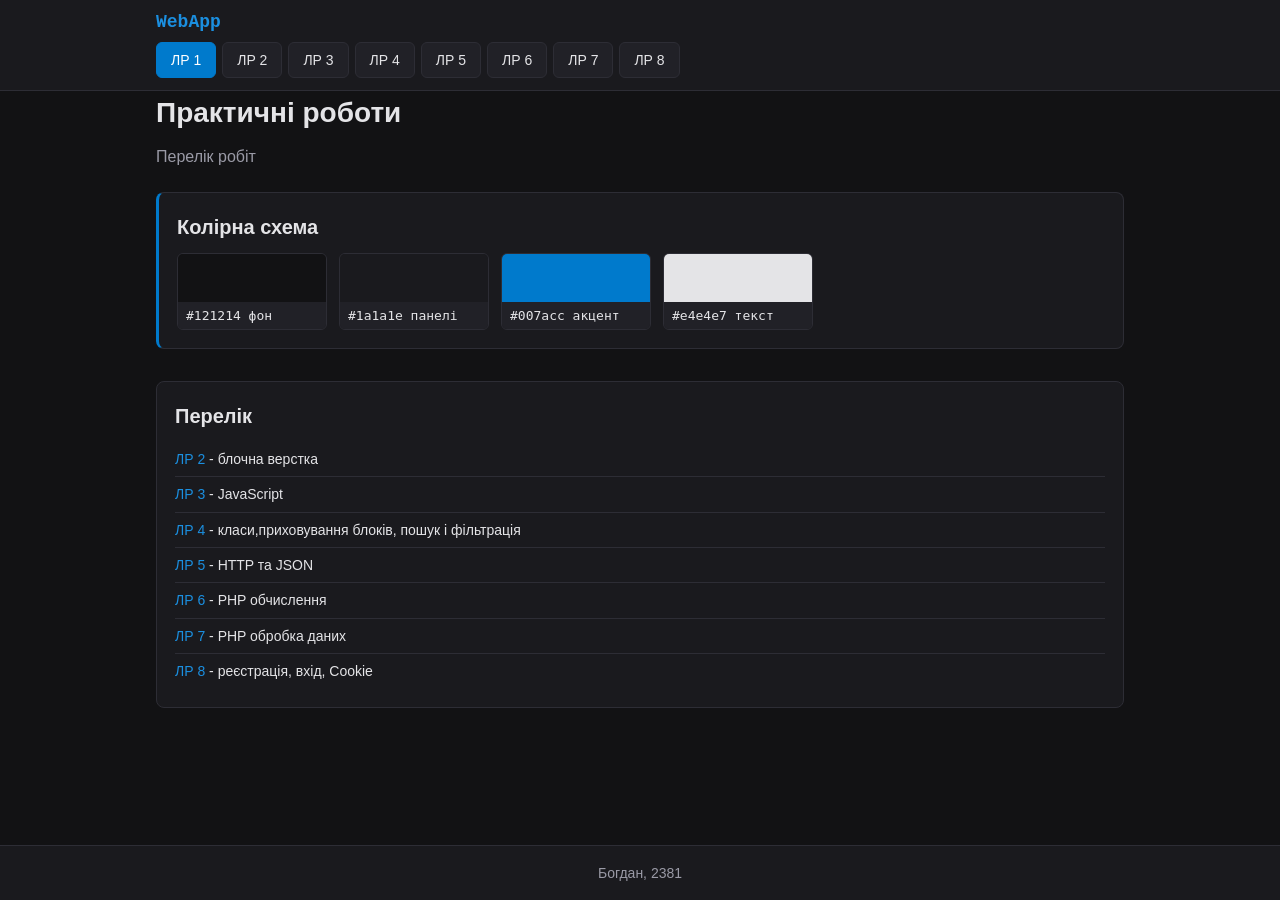
<file: index.html>
<!DOCTYPE html>
<html lang="uk">

<head>
  <meta charset="UTF-8">
  <meta name="viewport" content="width=device-width, initial-scale=1">
  <title>ЛР 1 — Практичні роботи</title>
  <link rel="stylesheet" href="style.css">
</head>

<body>
  <header class="site">
    <div class="container">
      <div class="brand">WebApp</div>
      <nav class="menu">
        <a href="index.html" class="active">ЛР 1</a>
        <a href="lr2.html">ЛР 2</a>
        <a href="lr3.html">ЛР 3</a>
        <a href="lr4.html">ЛР 4</a>
        <a href="lr5.php">ЛР 5</a>
        <a href="lr6.php">ЛР 6</a>
        <a href="lr7.html">ЛР 7</a>
        <a href="lr8.php">ЛР 8</a>
      </nav>
    </div>
  </header>
  <main class="container">
    <h1>Практичні роботи</h1>
    <p class="lead">Перелік робіт</p>
    <div class="card accent">
      <h2>Колірна схема</h2>
      <div class="swatches">
        <div class="swatch">
          <div style="background:#121214"></div>
          <div>#121214 фон</div>
        </div>
        <div class="swatch">
          <div style="background:#1a1a1e"></div>
          <div>#1a1a1e панелі</div>
        </div>
        <div class="swatch">
          <div style="background:#007acc"></div>
          <div>#007acc акцент</div>
        </div>
        <div class="swatch">
          <div style="background:#e4e4e7"></div>
          <div>#e4e4e7 текст</div>
        </div>
      </div>
    </div>
    <div class="grid-3">
    </div>
    <div class="card" style="margin-top:16px">
      <h2>Перелік</h2>
      <ul class="side-list">
        <li><a href="lr2.html">ЛР 2</a> - блочна верстка</li>
        <li><a href="lr3.html">ЛР 3</a> - JavaScript</li>
        <li><a href="lr4.html">ЛР 4</a> - класи,приховування блоків, пошук і фільтрація</li>
        <li><a href="lr5.php">ЛР 5</a> - HTTP та JSON</li>
        <li><a href="lr6.php">ЛР 6</a> - PHP обчислення</li>
        <li><a href="lr7.html">ЛР 7</a> - PHP обробка даних</li>
        <li><a href="lr8.php">ЛР 8</a> - реєстрація, вхід, Cookie</li>
      </ul>
    </div>
  </main>
  <footer class="site">
    <div class="container">Богдан, 2381</div>
  </footer>
</body>

</html>
</file>
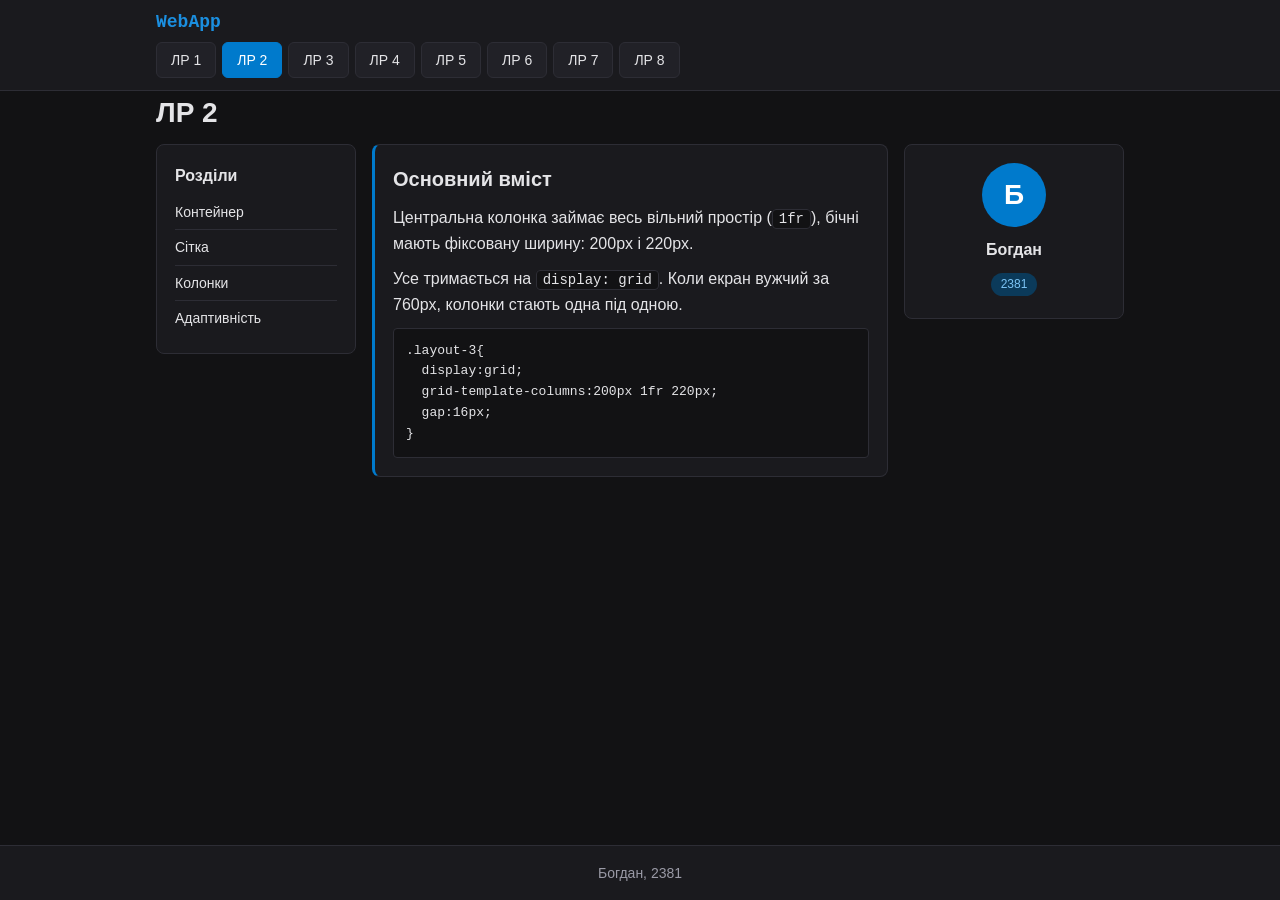
<file: lr2.html>
<!DOCTYPE html>
<html lang="uk">

<head>
  <meta charset="UTF-8">
  <meta name="viewport" content="width=device-width, initial-scale=1">
  <title>ЛР 2</title>
  <link rel="stylesheet" href="style.css">
</head>

<body>
  <header class="site">
    <div class="container">
      <div class="brand">WebApp</div>
      <nav class="menu">
        <a href="index.html">ЛР 1</a>
        <a href="lr2.html" class="active">ЛР 2</a>
        <a href="lr3.html">ЛР 3</a>
        <a href="lr4.html">ЛР 4</a>
        <a href="lr5.php">ЛР 5</a>
        <a href="lr6.php">ЛР 6</a>
        <a href="lr7.html">ЛР 7</a>
        <a href="lr8.php">ЛР 8</a>
      </nav>
    </div>
  </header>
  <main class="container">
    <h1>ЛР 2</h1>
    <div class="layout-3">
      <aside class="card">
        <h3>Розділи</h3>
        <ul class="side-list">
          <li>Контейнер</li>
          <li>Сітка</li>
          <li>Колонки</li>
          <li>Адаптивність</li>
        </ul>
      </aside>
      <section class="card accent">
        <h2>Основний вміст</h2>
        <p>Центральна колонка займає весь вільний простір (<code>1fr</code>), бічні мають фіксовану ширину: 200px і
          220px.</p>
        <p style="margin-top:10px">Усе тримається на <code>display: grid</code>. Коли екран вужчий за 760px, колонки
          стають одна під одною.</p>
        <pre>.layout-3{
  display:grid;
  grid-template-columns:200px 1fr 220px;
  gap:16px;
}</pre>
      </section>
      <aside class="card owner">
        <div class="avatar">Б</div>
        <h3>Богдан</h3>
        <span class="badge">2381</span>
      </aside>
    </div>
  </main>
  <footer class="site">
    <div class="container">Богдан, 2381</div>
  </footer>
</body>

</html>
</file>
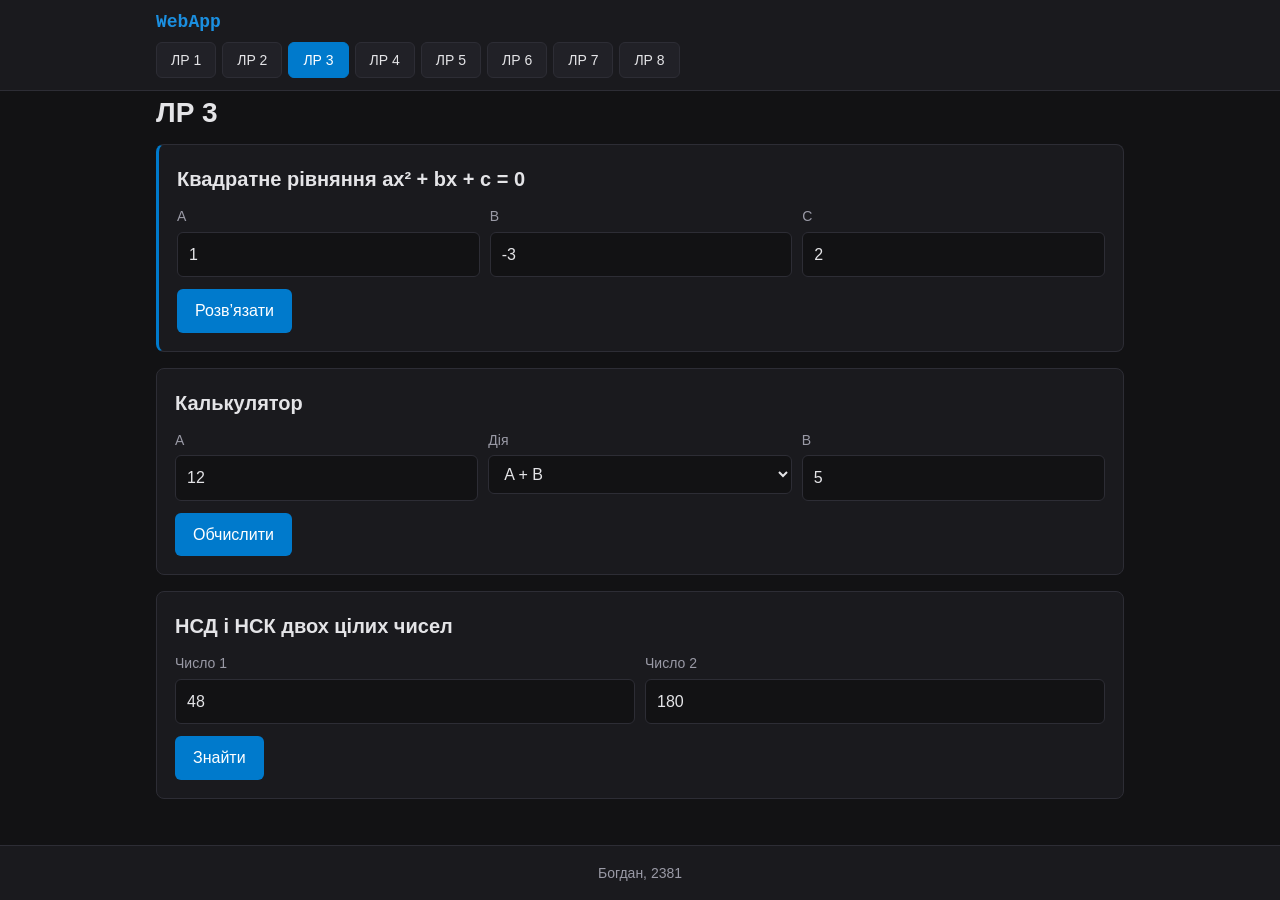
<file: lr3.html>
<!DOCTYPE html>
<html lang="uk">

<head>
  <meta charset="UTF-8">
  <meta name="viewport" content="width=device-width, initial-scale=1">
  <title>ЛР 3</title>
  <link rel="stylesheet" href="style.css">
</head>

<body>
  <header class="site">
    <div class="container">
      <div class="brand">WebApp</div>
      <nav class="menu">
        <a href="index.html">ЛР 1</a>
        <a href="lr2.html">ЛР 2</a>
        <a href="lr3.html" class="active">ЛР 3</a>
        <a href="lr4.html">ЛР 4</a>
        <a href="lr5.php">ЛР 5</a>
        <a href="lr6.php">ЛР 6</a>
        <a href="lr7.html">ЛР 7</a>
        <a href="lr8.php">ЛР 8</a>
      </nav>
    </div>
  </header>
  <main class="container">
    <h1>ЛР 3</h1>

    <div class="card accent">
      <h2>Квадратне рівняння ax² + bx + c = 0</h2>
      <div class="inline">
        <div class="field"><label for="qa">A</label><input id="qa" value="1"></div>
        <div class="field"><label for="qb">B</label><input id="qb" value="-3"></div>
        <div class="field"><label for="qc">C</label><input id="qc" value="2"></div>
      </div>
      <button class="btn" id="btnQ">Розв’язати</button>
      <div class="msg" id="outQ"></div>
    </div>

    <div class="card">
      <h2>Калькулятор</h2>
      <div class="inline">
        <div class="field"><label for="ca">A</label><input id="ca" value="12"></div>
        <div class="field"><label for="cop">Дія</label>
          <select id="cop">
            <option value="+">A + B</option>
            <option value="-">A − B</option>
            <option value="*">A × B</option>
            <option value="/">A ÷ B</option>
            <option value="^">A ^ B</option>
            <option value="%">A mod B</option>
          </select>
        </div>
        <div class="field"><label for="cb">B</label><input id="cb" value="5"></div>
      </div>
      <button class="btn" id="btnC">Обчислити</button>
      <div class="msg" id="outC"></div>
    </div>

    <div class="card">
      <h2>НСД і НСК двох цілих чисел</h2>
      <div class="inline">
        <div class="field"><label for="ga">Число 1</label><input id="ga" value="48"></div>
        <div class="field"><label for="gb">Число 2</label><input id="gb" value="180"></div>
      </div>
      <button class="btn" id="btnG">Знайти</button>
      <div class="msg" id="outG"></div>
    </div>

    <script>
      const $ = id => document.getElementById(id);
      const fmt = x => Number(x.toFixed(6));
      function num(id) {
        const v = $(id).value.trim().replace(',', '.');
        return (v === '' || isNaN(v)) ? null : Number(v);
      }
      function show(el, text, ok) { el.className = 'msg ' + (ok ? 'ok' : 'err'); el.textContent = text; }

      $('btnQ').onclick = () => {
        const a = num('qa'), b = num('qb'), c = num('qc'), out = $('outQ');
        if ([a, b, c].includes(null)) return show(out, 'Введіть числа в усі три поля (a, b, c).', false);
        if (a === 0) {
          if (b === 0) return show(out, c === 0 ? 'Рівняння має безліч розв’язків.' : 'Розв’язків немає.', c === 0);
          return show(out, 'Це лінійне рівняння: x = ' + fmt(-c / b), true);
        }
        const D = b * b - 4 * a * c;
        if (D < 0) return show(out, 'D = ' + fmt(D) + ' < 0. Дійсних коренів немає.', false);
        if (D === 0) return show(out, 'D = 0. Один корінь: x = ' + fmt(-b / (2 * a)), true);
        const s = Math.sqrt(D);
        show(out, 'D = ' + fmt(D) + '. x₁ = ' + fmt((-b + s) / (2 * a)) + ', x₂ = ' + fmt((-b - s) / (2 * a)), true);
      };

      $('btnC').onclick = () => {
        const a = num('ca'), b = num('cb'), op = $('cop').value, out = $('outC');
        if (a === null || b === null) return show(out, 'Обидва поля мають містити числа.', false);
        if ((op === '/' || op === '%') && b === 0) return show(out, 'Ділити на нуль не можна.', false);
        const r = { '+': a + b, '-': a - b, '*': a * b, '/': a / b, '^': Math.pow(a, b), '%': a % b }[op];
        if (!isFinite(r)) return show(out, 'Результат не є скінченним числом.', false);
        show(out, a + ' ' + op + ' ' + b + ' = ' + fmt(r), true);
      };

      const gcd = (x, y) => y === 0 ? x : gcd(y, x % y);
      $('btnG').onclick = () => {
        const a = num('ga'), b = num('gb'), out = $('outG');
        if (a === null || b === null || !Number.isInteger(a) || !Number.isInteger(b) || a < 1 || b < 1)
          return show(out, 'Потрібні два натуральні числа', false);
        const g = gcd(a, b);
        show(out, 'НСД = ' + g + ', НСК = ' + (a / g * b), true);
      };
    </script>
  </main>
  <footer class="site">
    <div class="container">Богдан, 2381</div>
  </footer>
</body>

</html>
</file>
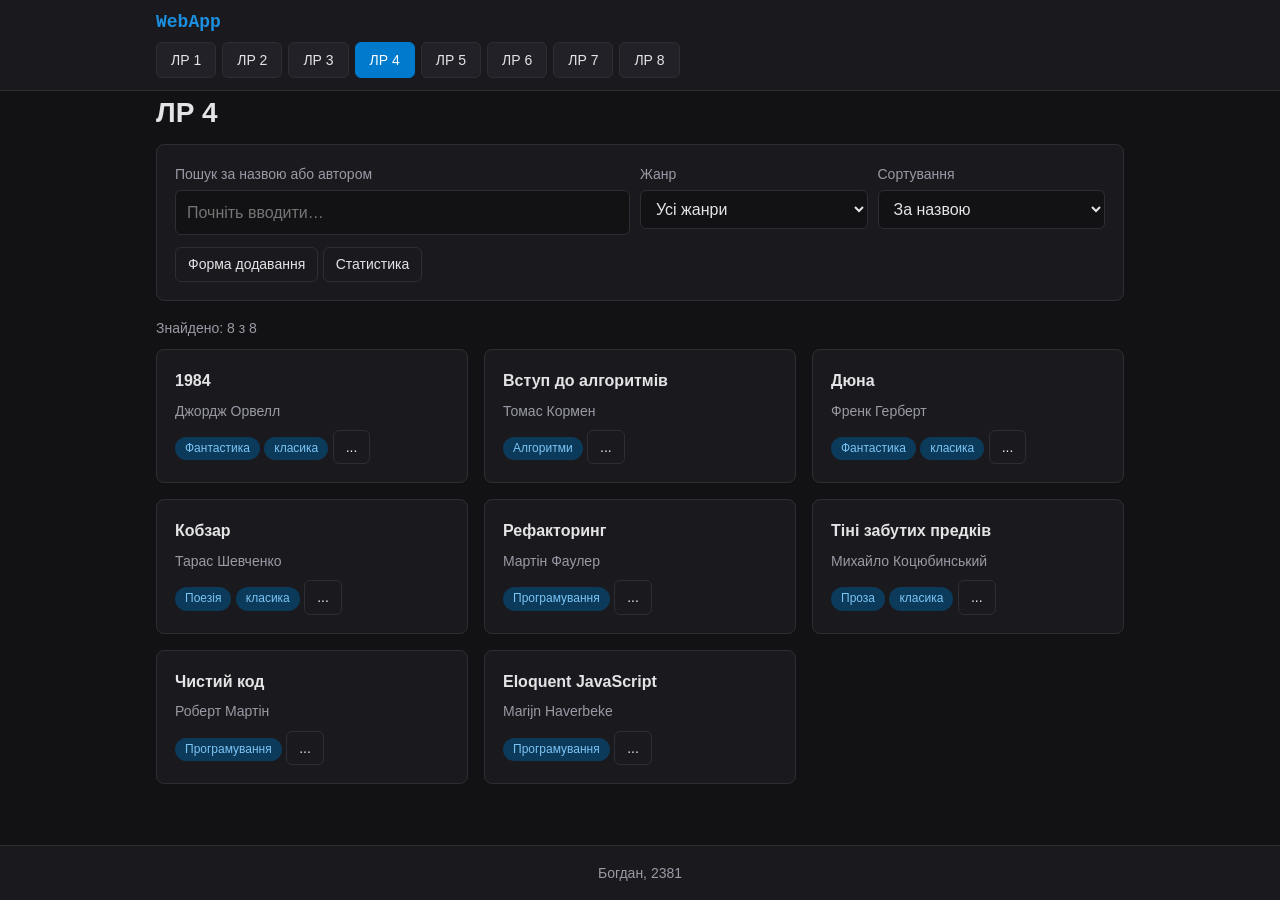
<file: lr4.html>
<!DOCTYPE html>
<html lang="uk">

<head>
  <meta charset="UTF-8">
  <meta name="viewport" content="width=device-width, initial-scale=1">
  <title>ЛР 4</title>
  <link rel="stylesheet" href="style.css">
</head>

<body>
  <header class="site">
    <div class="container">
      <div class="brand">WebApp</div>
      <nav class="menu">
        <a href="index.html">ЛР 1</a>
        <a href="lr2.html">ЛР 2</a>
        <a href="lr3.html">ЛР 3</a>
        <a href="lr4.html" class="active">ЛР 4</a>
        <a href="lr5.php">ЛР 5</a>
        <a href="lr6.php">ЛР 6</a>
        <a href="lr7.html">ЛР 7</a>
        <a href="lr8.php">ЛР 8</a>
      </nav>
    </div>
  </header>
  <main class="container">
    <h1>ЛР 4</h1>

    <div class="card">
      <div class="inline">
        <div class="field" style="flex:2"><label for="q">Пошук за назвою або автором</label><input id="q"
            placeholder="Почніть вводити…"></div>
        <div class="field"><label for="genre">Жанр</label><select id="genre">
            <option value="all">Усі жанри</option>
          </select></div>
        <div class="field"><label for="sort">Сортування</label>
          <select id="sort">
            <option value="title">За назвою</option>
            <option value="year">За роком</option>
            <option value="price">За ціною</option>
          </select>
        </div>
      </div>
      <button class="btn ghost small" id="tgAdd">Форма додавання</button>
      <button class="btn ghost small" id="tgStats">Статистика</button>
    </div>

    <div class="card hidden" id="stats"></div>

    <div class="card accent hidden" id="addPanel">
      <h2>Нова книга</h2>
      <div class="inline">
        <div class="field"><label for="nt">Назва</label><input id="nt"></div>
        <div class="field"><label for="na">Автор</label><input id="na"></div>
      </div>
      <div class="inline">
        <div class="field"><label for="ny">Рік</label><input id="ny" inputmode="numeric"></div>
        <div class="field"><label for="ng">Жанр</label><input id="ng"></div>
        <div class="field"><label for="np">Ціна, грн</label><input id="np" inputmode="numeric"></div>
      </div>
      <button class="btn" id="btnAdd">Додати книгу</button>
      <div class="msg" id="addMsg"></div>
    </div>

    <p class="muted" id="count" style="margin-bottom:10px"></p>
    <div class="grid-3" id="list"></div>

    <script>
      const $ = id => document.getElementById(id);
      const esc = s => String(s).replace(/[&<>"']/g, c => ({ '&': '&amp;', '<': '&lt;', '>': '&gt;', '"': '&quot;', "'": '&#39;' }[c]));

      class Book {
        constructor(id, title, author, year, genre, price) {
          Object.assign(this, { id, title, author, year, genre, price });
        }
        get age() { return new Date().getFullYear() - this.year; }
        get isClassic() { return this.age >= 50; }
      }

      const books = [
        new Book(1, 'Чистий код', 'Роберт Мартін', 2008, 'Програмування', 650),
        new Book(2, 'Рефакторинг', 'Мартін Фаулер', 1999, 'Програмування', 720),
        new Book(3, 'Eloquent JavaScript', 'Marijn Haverbeke', 2011, 'Програмування', 500),
        new Book(4, 'Кобзар', 'Тарас Шевченко', 1840, 'Поезія', 300),
        new Book(5, 'Тіні забутих предків', 'Михайло Коцюбинський', 1911, 'Проза', 180),
        new Book(6, 'Дюна', 'Френк Герберт', 1965, 'Фантастика', 420),
        new Book(7, '1984', 'Джордж Орвелл', 1949, 'Фантастика', 250),
        new Book(8, 'Вступ до алгоритмів', 'Томас Кормен', 1990, 'Алгоритми', 980)
      ];
      let nextId = books.length + 1;

      function fillGenres() {
        const sel = $('genre'), cur = sel.value;
        sel.innerHTML = '<option value="all">Усі жанри</option>';
        [...new Set(books.map(b => b.genre))].sort().forEach(g => sel.innerHTML += `<option>${esc(g)}</option>`);
        sel.value = [...sel.options].some(o => o.value === cur) ? cur : 'all';
      }

      function render() {
        const q = $('q').value.trim().toLowerCase(), g = $('genre').value, s = $('sort').value;
        const list = books
          .filter(b => (g === 'all' || b.genre === g) && (b.title + ' ' + b.author).toLowerCase().includes(q))
          .sort((a, b) => s === 'title' ? a.title.localeCompare(b.title, 'uk') : a[s] - b[s]);
        $('count').textContent = 'Знайдено: ' + list.length + ' з ' + books.length;
        const box = $('list'); box.innerHTML = '';
        if (!list.length) { box.innerHTML = '<div class="card">Нічого не знайдено.</div>'; }
        list.forEach(b => {
          const d = document.createElement('div');
          d.className = 'card';
          d.innerHTML = `<h3>${esc(b.title)}</h3><div class="muted">${esc(b.author)}</div>
      <span class="badge">${esc(b.genre)}</span>${b.isClassic ? ' <span class="badge">класика</span>' : ''}
      <div class="details hidden muted">Рік: ${b.year} (${b.age} р. тому)<br>Ціна: ${b.price} грн</div>
      <button class="btn ghost small" style="margin-top:8px">...</button>`;
          d.querySelector('button').onclick = e => {
            const det = d.querySelector('.details');
            det.classList.toggle('hidden');
            e.target.textContent = det.classList.contains('hidden') ? '...' : 'Сховати';
          };
          box.appendChild(d);
        });
        const avg = books.reduce((t, b) => t + b.price, 0) / books.length;
        const old = books.reduce((m, b) => b.year < m.year ? b : m);
        $('stats').innerHTML = `<div class="stats">
    <div class="stat"><b>${books.length}</b>книг у каталозі</div>
    <div class="stat"><b>${Math.round(avg)} грн</b>середня ціна</div>
    <div class="stat"><b>${old.year}</b>найстаріша: ${esc(old.title)}</div></div>`;
      }

      $('tgAdd').onclick = () => $('addPanel').classList.toggle('hidden');
      $('tgStats').onclick = () => $('stats').classList.toggle('hidden');
      ['q', 'genre', 'sort'].forEach(id => $(id).addEventListener('input', render));

      $('btnAdd').onclick = () => {
        const t = $('nt').value.trim(), a = $('na').value.trim(), y = Number($('ny').value),
          g = $('ng').value.trim(), p = Number($('np').value), m = $('addMsg');
        const bad = !t || !a || !g || !Number.isInteger(y) || y < 1000 || y > new Date().getFullYear() || !(p > 0);
        if (bad) { m.className = 'msg err'; m.textContent = 'Заповніть усі поля'; return; }
        books.push(new Book(nextId++, t, a, y, g, p));
        ['nt', 'na', 'ny', 'ng', 'np'].forEach(id => $(id).value = '');
        m.className = 'msg ok'; m.textContent = 'Книгу «' + t + '» додано.';
        fillGenres(); render();
      };

      fillGenres(); render();
    </script>
  </main>
  <footer class="site">
    <div class="container">Богдан, 2381</div>
  </footer>
</body>

</html>
</file>
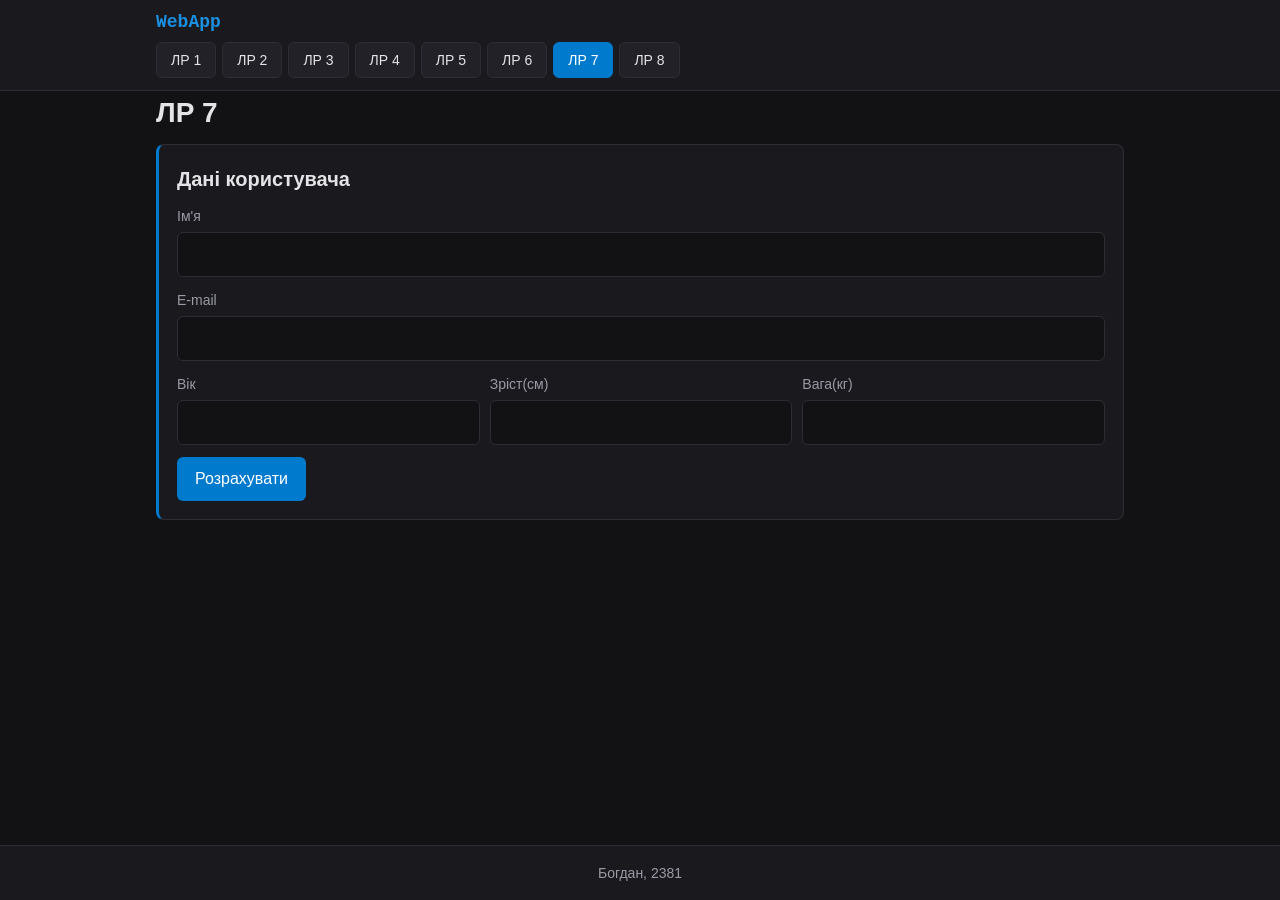
<file: lr7.html>
<!DOCTYPE html>
<html lang="uk">

<head>
  <meta charset="UTF-8">
  <meta name="viewport" content="width=device-width, initial-scale=1">
  <title>ЛР 7</title>
  <link rel="stylesheet" href="style.css">
</head>

<body>
  <header class="site">
    <div class="container">
      <div class="brand">WebApp</div>
      <nav class="menu">
        <a href="index.html">ЛР 1</a>
        <a href="lr2.html">ЛР 2</a>
        <a href="lr3.html">ЛР 3</a>
        <a href="lr4.html">ЛР 4</a>
        <a href="lr5.php">ЛР 5</a>
        <a href="lr6.php">ЛР 6</a>
        <a href="lr7.html" class="active">ЛР 7</a>
        <a href="lr8.php">ЛР 8</a>
      </nav>
    </div>
  </header>
  <main class="container">
    <h1>ЛР 7</h1>
    <div class="card accent">
      <h2>Дані користувача</h2>
      <form method="post" action="lr7.php">
        <div class="field"><label for="name">Ім'я</label><input id="name" name="name" required></div>
        <div class="field"><label for="email">E-mail</label><input id="email" name="email" type="email" required>
        </div>
        <div class="inline">
          <div class="field"><label for="age">Вік</label><input id="age" name="age" required></div>
          <div class="field"><label for="height">Зріст(см)</label><input id="height" name="height" required></div>
          <div class="field"><label for="weight">Вага(кг)</label><input id="weight" name="weight" required></div>
        </div>
        <button class="btn" type="submit">Розрахувати</button>
      </form>
    </div>
  </main>
  <footer class="site">
    <div class="container">Богдан, 2381</div>
  </footer>
</body>

</html>
</file>
<file: style.css>
:root {
    --bg: #121214;
    --panel: #1a1a1e;
    --panel2: #212127;
    --border: #2d2d35;
    --accent: #007acc;
    --accent-h: #1b8fe0;
    --text: #e4e4e7;
    --muted: #9a9aa6;
    --ok: #3fb950;
    --err: #f85149
}

* {
    box-sizing: border-box;
    margin: 0;
    padding: 0
}

body {
    background: var(--bg);
    color: var(--text);
    font: 16px/1.6 "Segoe UI", Roboto, Arial, sans-serif;
    min-height: 100vh;
    display: flex;
    flex-direction: column
}

a {
    color: var(--accent-h);
    text-decoration: none
}

a:hover {
    text-decoration: underline
}

.container {
    max-width: 1000px;
    width: 100%;
    margin: 0 auto;
    padding: 0 16px
}

header.site {
    background: var(--panel);
    border-bottom: 1px solid var(--border);
    position: sticky;
    top: 0;
    z-index: 10
}

.brand {
    font: 700 18px Consolas, "Courier New", monospace;
    padding-top: 12px;
    color: var(--accent-h)
}

.brand span {
    color: var(--text)
}

nav.menu {
    display: flex;
    flex-wrap: wrap;
    gap: 6px;
    padding: 10px 0 12px
}

nav.menu a {
    padding: 6px 14px;
    border: 1px solid var(--border);
    border-radius: 6px;
    color: var(--text);
    font-size: 14px;
    background: var(--panel2);
    transition: background .15s
}

nav.menu a:hover {
    background: #2b2b33;
    text-decoration: none
}

nav.menu a.active {
    background: var(--accent);
    border-color: var(--accent);
    color: #fff
}

main {
    flex: 1;
    padding: 28px 16px
}

h1 {
    font-size: 28px;
    margin-bottom: 8px
}

h2 {
    font-size: 20px;
    margin-bottom: 10px
}

h3 {
    font-size: 16px;
    margin-bottom: 6px
}

.lead {
    color: var(--muted);
    margin-bottom: 22px
}

.muted {
    color: var(--muted);
    font-size: 14px
}

.card {
    background: var(--panel);
    border: 1px solid var(--border);
    border-radius: 8px;
    padding: 18px;
    margin-bottom: 16px
}

.card.accent {
    border-left: 3px solid var(--accent)
}

.grid-2,
.grid-3,
.layout-3 {
    display: grid;
    gap: 16px
}

.grid-2 {
    grid-template-columns: repeat(2, 1fr)
}

.grid-3 {
    grid-template-columns: repeat(3, 1fr)
}

.layout-3 {
    grid-template-columns: 200px 1fr 220px;
    align-items: start
}

.grid-2 .card,
.grid-3 .card,
.layout-3 .card {
    margin-bottom: 0
}

@media(max-width:760px) {

    .grid-2,
    .grid-3,
    .layout-3 {
        grid-template-columns: 1fr
    }
}

.swatches {
    display: flex;
    flex-wrap: wrap;
    gap: 12px
}

.swatch {
    width: 150px;
    border: 1px solid var(--border);
    border-radius: 6px;
    overflow: hidden;
    font: 13px Consolas, monospace
}

.swatch div:first-child {
    height: 48px
}

.swatch div:last-child {
    padding: 6px 8px;
    background: var(--panel2)
}

.side-list {
    list-style: none
}

.side-list li {
    padding: 6px 0;
    border-bottom: 1px solid var(--border);
    font-size: 14px
}

.side-list li:last-child {
    border: 0
}

.owner {
    text-align: center
}

.avatar {
    width: 64px;
    height: 64px;
    border-radius: 50%;
    background: var(--accent);
    color: #fff;
    font: 700 28px/64px sans-serif;
    margin: 0 auto 10px
}

.badge {
    display: inline-block;
    padding: 2px 10px;
    border-radius: 12px;
    background: #0b3a5a;
    color: #7cc4f5;
    font-size: 12px;
    margin: 4px 0
}

.field {
    margin-bottom: 12px
}

label {
    display: block;
    font-size: 14px;
    color: var(--muted);
    margin-bottom: 4px
}

input,
select,
textarea {
    width: 100%;
    padding: 9px 11px;
    background: var(--bg);
    color: var(--text);
    border: 1px solid var(--border);
    border-radius: 6px;
    font: inherit
}

input:focus,
select:focus,
textarea:focus,
.btn:focus-visible,
a:focus-visible {
    outline: 2px solid var(--accent);
    outline-offset: 1px
}

input[type=checkbox] {
    width: auto;
    margin-right: 6px
}

.inline {
    display: flex;
    gap: 10px;
    flex-wrap: wrap
}

.inline .field {
    flex: 1;
    min-width: 120px
}

.btn {
    display: inline-block;
    padding: 9px 18px;
    background: var(--accent);
    color: #fff;
    border: 0;
    border-radius: 6px;
    cursor: pointer;
    font: inherit
}

.btn:hover {
    background: var(--accent-h);
    text-decoration: none
}

.btn.ghost {
    background: transparent;
    border: 1px solid var(--border);
    color: var(--text)
}

.btn.ghost:hover {
    background: var(--panel2)
}

.btn.small {
    padding: 5px 12px;
    font-size: 14px
}

.msg {
    margin-top: 12px;
    padding: 10px 14px;
    border-radius: 6px;
    border: 1px solid;
    font-size: 15px
}

.msg:empty {
    display: none
}

.msg.ok {
    border-color: var(--ok);
    background: rgba(63, 185, 80, .1);
    color: #7ee787
}

.msg.err {
    border-color: var(--err);
    background: rgba(248, 81, 73, .1);
    color: #ff9b94
}

.hidden {
    display: none !important
}

.row {
    display: grid;
    gap: 8px;
    padding: 8px 12px;
    border-bottom: 1px solid var(--border);
    font-size: 15px
}

.row.head {
    color: var(--muted);
    font-size: 13px;
    background: var(--panel2)
}

.row.best {
    background: rgba(0, 122, 204, .15)
}

.cols-3 {
    grid-template-columns: 2fr 1fr 1fr
}

.cols-4 {
    grid-template-columns: 1.4fr 1.4fr 1fr 1fr
}

.cols-5 {
    grid-template-columns: 1fr 2fr 1fr 1fr 1fr
}

.stats {
    display: flex;
    flex-wrap: wrap;
    gap: 12px;
    margin-bottom: 12px
}

.stat {
    flex: 1;
    min-width: 130px;
    background: var(--panel2);
    border-radius: 6px;
    padding: 10px 14px
}

.stat b {
    display: block;
    font-size: 22px;
    color: var(--accent-h)
}

code,
pre {
    font-family: Consolas, "Courier New", monospace;
    background: var(--bg);
    border: 1px solid var(--border);
    border-radius: 4px
}

code {
    padding: 1px 6px;
    font-size: 14px
}

pre {
    padding: 12px;
    overflow: auto;
    font-size: 13px;
    margin-top: 10px;
    max-height: 260px
}

footer.site {
    border-top: 1px solid var(--border);
    background: var(--panel);
    padding: 16px 0;
    color: var(--muted);
    font-size: 14px;
    text-align: center
}
</file>
